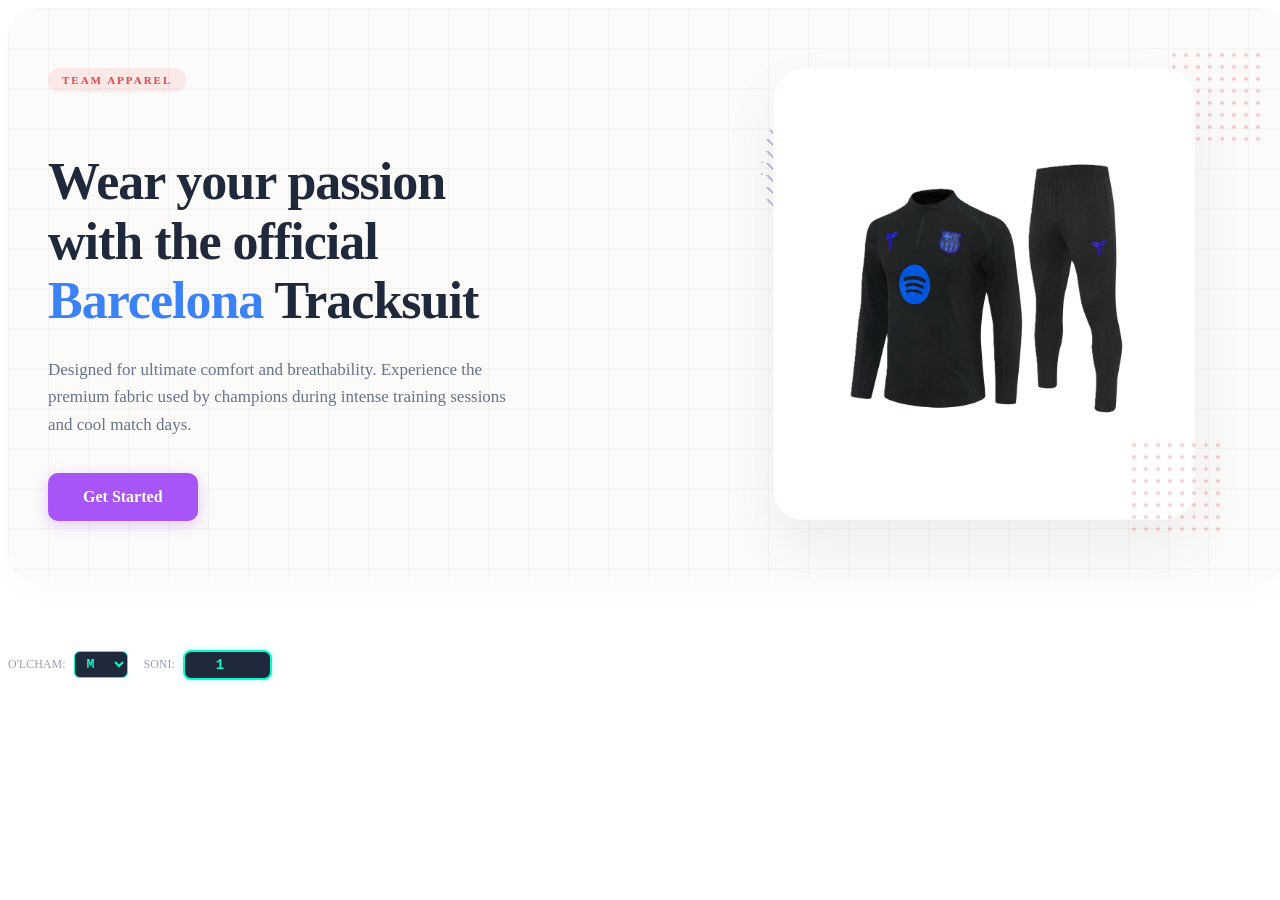
<file: Sport dokon/barsa forma.html>
<!DOCTYPE html>
<html lang="en">
<head>
    <meta charset="UTF-8">
    <meta name="viewport" content="width=device-width, initial-scale=1.0">
    <title>Document</title>
    <link rel="stylesheet" href="./barsa forma.css">
</head>
<body>
    
</body>
</html>

<div class="hero-bolim">
    <div class="matn-tomoni">
        <span class="teg qizil-teg">TEAM APPAREL</span>
        <h1 class="sarlavha">Wear your passion <br> with the official <br> <span class="neon-matn barca-rang">Barcelona</span> Tracksuit</h1>
        <p class="tavsif">Designed for ultimate comfort and breathability. Experience the premium fabric used by champions during intense training sessions and cool match days.</p>
        <a href="./22.07.html" class="tugma binafsha-tugma">Get Started</a>
    </div>
    <div class="rasm-tomoni">
        <div class="aylana-dekor kok-aylana"></div>
        <div class="katta-rasm-qutisi">
            <img src="./barsa forma 1.png" alt="Barcelona Tracksuit" class="banner-img">
        </div>
        <div class="nuqtalar-dekor decorative-top qizil-nuqta"></div>
        <div class="nuqtalar-dekor decorative-bottom qizil-nuqta"></div>
    </div>
</div>

<div class="mahsulot-sozlamalari">
    
    <div class="olcham-tanlagich">
        <span class="olcham-label">O'lcham:</span>
        <select class="olcham-select">
            <option value="S">S</option>
            <option value="M" selected>M</option>
            <option value="L">L</option>
            <option value="XL">XL</option>
        </select>
        <br><br>
         <span class="olcham-label" style="font-size: 12px; color: #94a3b8; text-transform: uppercase;">Soni:</span>
        <input type="number" class="soni-kiritgich" value="1" min="1" max="10">
    </div>
</div>
</file>
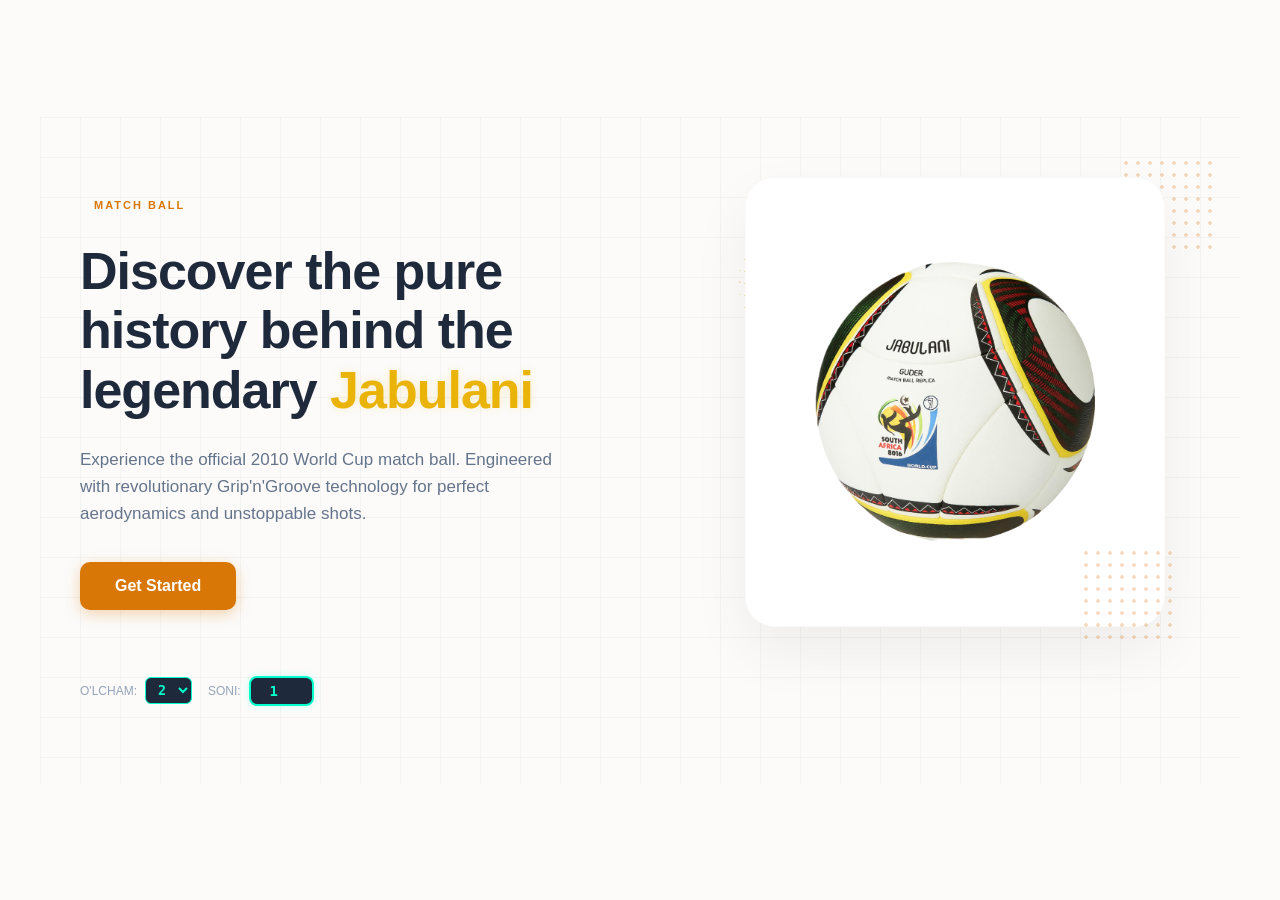
<file: Sport dokon/jabulani.html>
<!DOCTYPE html>
<html lang="uz">
<head>
    <meta charset="UTF-8">
    <meta name="viewport" content="width=device-width, initial-scale=1.0">
    <title>Jabulani 2010 - Premium Hero Section</title>
    <link rel="stylesheet" href="./jabulani.css">
</head>
<body>

    
    <div class="jabulani-hero-bolim">
        
        
        <div class="hero-matn-tomoni">
            <span class="oltin-teg">MATCH BALL</span>
            <h1 class="hero-sarlavha">
                Discover the pure <br>
                history behind the <br>
                legendary <span class="oltin-matn">Jabulani</span>
            </h1>
            <p class="hero-tavsif">
                Experience the official 2010 World Cup match ball. Engineered with revolutionary 
                Grip'n'Groove technology for perfect aerodynamics and unstoppable shots.
            </p>
            
            <a href="./22.07.html" class="oltin-boshlash-tugma" style="text-decoration: none; display: inline-block; text-align: center;">Get Started</a>
        </div>

        
        <div class="hero-rasm-tomoni">
           
            <div class="aylana-dekor"></div>
            
            
            <div class="top-katta-rasm-qutisi" style="width: 100%; max-width: 420px; height: 100%; background-color: #ffffff; border-radius: 30px; box-shadow: 0 25px 60px rgba(0,0,0,0.06); display: flex; justify-content: center; align-items: center; overflow: hidden; z-index: 3;">
                 <img src="./jabulani 1.png" alt="Jabulani 2010" style="width: 280px !important; height: 280px !important; object-fit: contain !important;">
            </div>

           
            <div class="nuqtalar-dekor dekor-tepa"></div>
            <div class="nuqtalar-dekor dekor-pasti"></div>
        </div>
 <div class="mahsulot-sozlamalari">
    
    <div class="olcham-tanlagich">
        <span class="olcham-label">O'lcham:</span>
        <select class="olcham-select">
            <option value="1">1</option>
            <option value="2" selected>2</option>
            <option value="3">3</option>
            <option value="4">4</option>
            <option value="5">5</option>
        </select>
        <br><br>
         <span class="olcham-label" style="font-size: 12px; color: #94a3b8; text-transform: uppercase;">Soni:</span>
        <input type="number" class="soni-kiritgich" value="1" min="1" max="30">
    </div>
</div>

    </div>
   
</body>
</html>
</file>
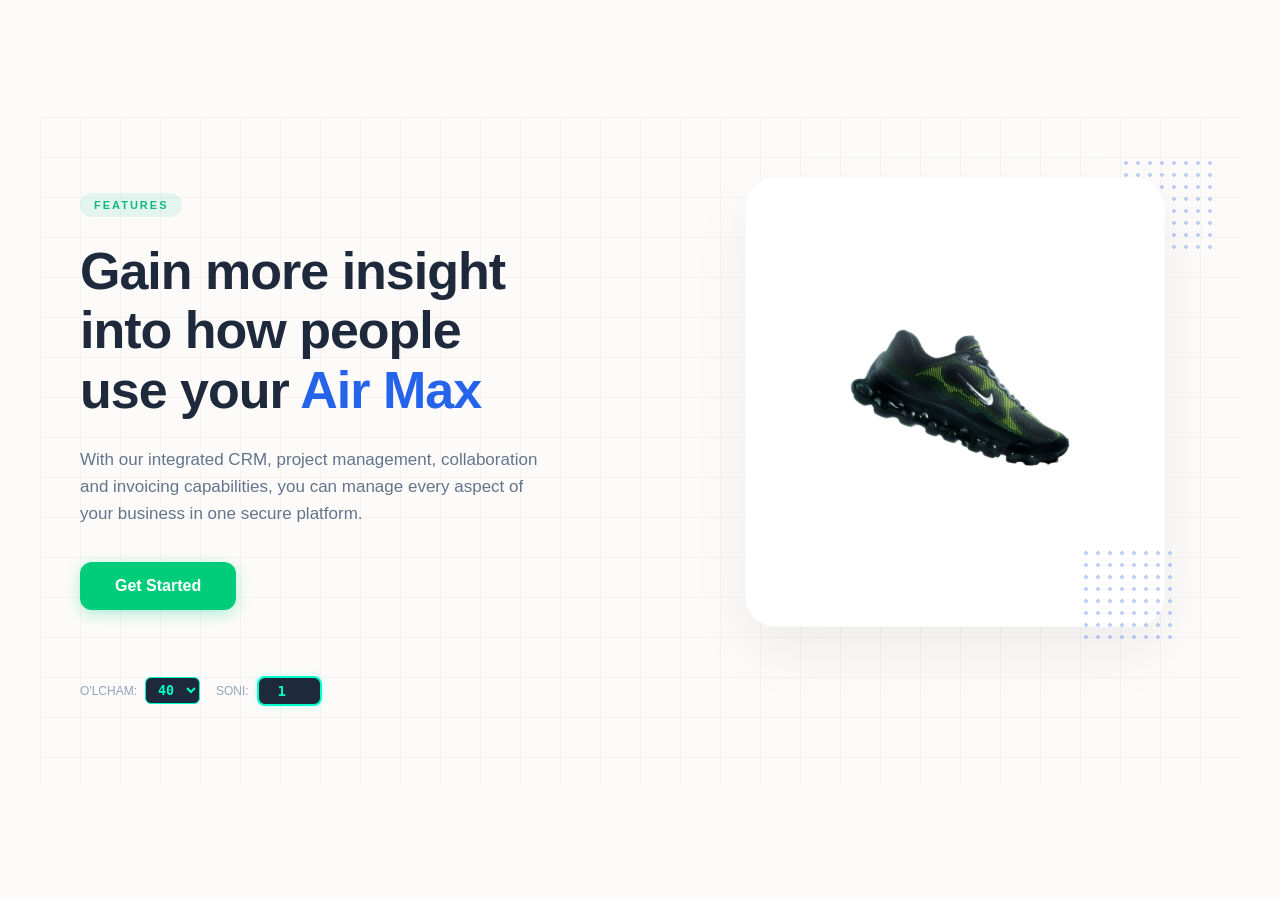
<file: Sport dokon/nike air max.html>
<!DOCTYPE html>
<html lang="uz">
<head>
    <meta charset="UTF-8">
    <meta name="viewport" content="width=device-width, initial-scale=1.0">
    <title>Nike Air Max - Premium Hero Section</title>
    <link rel="stylesheet" href="./nike air max.css">
</head>
<body>

    <!-- ASOSIY BANNER SECTION (KATAKCHALi FON BILAN) -->
    <div class="nike-hero-bolim">
        
        <!-- CHAP TOMON: MATNLAR VA TUGMA -->
        <div class="hero-matn-tomoni">
            
            <span class="yashil-teg">FEATURES</span>
            <h1 class="hero-sarlavha">
                Gain more insight <br>
                into how people <br>
                use your <span class="neon-matn">Air Max</span>
            </h1>
            <p class="hero-tavsif">
                With our integrated CRM, project management, collaboration and invoicing 
                capabilities, you can manage every aspect of your business in one secure platform.
            </p>

            <a href="./22.07.html" class="tugma yashil-tugma">Get Started</a>
        
        </div>

        <!-- O'NG TOMON: KROSSOVKANING DAXSHATLI RASMI -->
        <div class="hero-rasm-tomoni">
            <!-- Orqadagi yarim dumaloq dekoratsiya (Siz tashlagan rasmdagi uslub) -->
            <div class="aylana-dekor"></div>
            
            <!-- Krossovka rasmi -->
            <div class="nike-katta-rasm-qutisi">
                <img src="./nike air max 1.png" alt="Nike Air Max Alpha" class="nike-krossovka-img">
            </div>

            <!-- Rasmdagi o'sha mayda nuqtachalar (Dot pattern matrix) -->
            <div class="nuqtalar-dekor dekor-tepa"></div>
            <div class="nuqtalar-dekor dekor-pasti"></div>
        </div>
 <div class="mahsulot-sozlamalari">
    
    <div class="olcham-tanlagich">
        <span class="olcham-label">O'lcham:</span>
        <select class="olcham-select">
            <option value="">35</option>
            <option value="">36</option>
            <option value="">37</option>
            <option value="">38</option>
            <option value="">39</option>
            <option value="" selected>40</option>
            <option value="">41</option>
            <option value="">42</option>
            <option value="">43</option>
            <option value="">44</option>
            <option value="">45</option>
        </select>
        <br><br>
         <span class="olcham-label" style="font-size: 12px; color: #94a3b8; text-transform: uppercase;">Soni:</span>
        <input type="number" class="soni-kiritgich" value="1" min="1" max="10">
    </div>
</div>

    </div>

</body>
</html>
</file>
<file: Sport dokon/barsa forma.css>
html {
    scroll-behavior: smooth;
}

.hero-bolim {
    max-width: 1200px;
    width: 100%;
    margin: 0 auto 60px auto;
    display: grid;
    grid-template-columns: 1.2fr 1fr;
    gap: 40px;
    align-items: center;
    padding: 60px 40px;
    position: relative;
    background-color: #fcfbfa;
    border-radius: 30px;
    box-shadow: 0 10px 30px rgba(0,0,0,0.02);
    background-size: 40px 40px;
    background-image: 
        linear-gradient(to right, rgba(230, 230, 230, 0.4) 1px, transparent 1px),
        linear-gradient(to bottom, rgba(230, 230, 230, 0.4) 1px, transparent 1px);
}

.matn-tomoni {
    text-align: left;
    z-index: 5;
}

.teg {
    font-size: 11px;
    font-weight: bold;
    text-transform: uppercase;
    letter-spacing: 2px;
    padding: 6px 14px;
    border-radius: 20px;
    display: inline-block;
    margin-bottom: 25px;
}
.yashil-teg { color: #10b981; background-color: rgba(16, 185, 129, 0.1); }
.oltin-teg { color: #d97706; background-color: rgba(217, 119, 6, 0.1); }
.qizil-teg { color: #ef4444; background-color: rgba(239, 68, 68, 0.1); }

.sarlavha {
    font-size: 52px;
    font-weight: 800;
    color: #1e293b;
    line-height: 1.15;
    letter-spacing: -1px;
    margin-bottom: 25px;
}

.neon-matn.kok { color: #2563eb; }
.neon-matn.oltin { color: #eab308; text-shadow: 0 0 10px rgba(234, 179, 8, 0.2); }
.neon-matn.barca-rang { color: #3b82f6; }

.tavsif {
    color: #64748b;
    font-size: 17px;
    line-height: 1.6;
    max-width: 480px;
    margin-bottom: 35px;
    font-weight: normal;
}

.tugma {
    color: #ffffff;
    border: none;
    padding: 15px 35px;
    font-size: 16px;
    font-weight: bold;
    border-radius: 10px;
    cursor: pointer;
    transition: 0.3s ease;
    text-decoration: none;
    display: inline-block;
    text-align: center;
}
.yashil-tugma { background-color: #00cc7a; box-shadow: 0 4px 15px rgba(0, 204, 122, 0.3); }
.yashil-tugma:hover { background-color: #00b36b; transform: translateY(-2px); box-shadow: 0 6px 20px rgba(0, 204, 122, 0.4); }

.oltin-tugma { background-color: #d97706; box-shadow: 0 4px 15px rgba(217, 119, 6, 0.3); }
.oltin-tugma:hover { background-color: #b45309; transform: translateY(-2px); box-shadow: 0 6px 20px rgba(217, 119, 6, 0.4); }

.binafsha-tugma { background-color: #a855f7; box-shadow: 0 4px 15px rgba(168, 85, 247, 0.3); }
.binafsha-tugma:hover { background-color: #9333ea; transform: translateY(-2px); box-shadow: 0 6px 20px rgba(168, 85, 247, 0.5); }

.rasm-tomoni {
    position: relative;
    width: 100%;
    height: 450px;
    display: flex;
    justify-content: center;
    align-items: center;
}

.katta-rasm-qutisi {
    width: 100%;
    max-width: 420px;
    height: 100%;
    background-color: #ffffff;
    border-radius: 30px;
    box-shadow: 0 25px 60px rgba(0,0,0,0.06);
    display: flex;
    justify-content: center;
    align-items: center;
    overflow: hidden;
    z-index: 3;
    border: 1px solid rgba(0,0,0,0.02);
}

.banner-img {
    width: 100%;
    height: 100%;
    max-width: 290px;
    max-height: 290px;
    object-fit: contain;
    transition: transform 0.5s cubic-bezier(0.15, 0.85, 0.35, 1);
}

.katta-rasm-qutisi:hover .banner-img {
    transform: scale(1.06) rotate(3deg);
}

.aylana-dekor {
    position: absolute;
    width: 180px;
    height: 180px;
    top: 10px;
    left: 40px;
    border-radius: 50%;
    background-size: 12px 12px;
    opacity: 0.35;
    z-index: 1;
}
.sargish-aylana { background-image: repeating-linear-gradient(45deg, #f59e0b, #f59e0b 2px, transparent 2px, transparent 12px); }
.oltin-aylana { background-image: repeating-linear-gradient(45deg, #eab308, #eab308 2px, transparent 2px, transparent 12px); }
.kok-aylana { background-image: repeating-linear-gradient(45deg, #2563eb, #2563eb 2px, transparent 2px, transparent 12px); }

.nuqtalar-dekor {
    position: absolute;
    width: 100px;
    height: 100px;
    background-size: 12px 12px;
    opacity: 0.25;
}
.decorative-top { top: -20px; right: -20px; z-index: 2; }
.decorative-bottom { bottom: -20px; right: 20px; z-index: 4; }

.kok-nuqta { background-image: radial-gradient(#2563eb 2px, transparent 2px); }
.oltin-nuqta { background-image: radial-gradient(#d97706 2px, transparent 2px); }
.qizil-nuqta { background-image: radial-gradient(#ef4444 2px, transparent 2px); }

@media (max-width: 968px) {
    .hero-bolim {
        grid-template-columns: 1fr;
        padding: 40px 20px;
    }
    .sarlavha { font-size: 36px; }
    .rasm-tomoni { height: 350px; }
}
.mahsulot-sozlamalari {
    display: flex;
    flex-direction: row;
    justify-content: space-between;
    align-items: center;
    width: 100%;
    gap: 15px;
    margin: -5px 0 15px 0;
    padding-top: 10px;
    border-top: 1px dashed rgba(255, 255, 255, 0.1);
}

.olcham-tanlagich {
    display: flex;
    align-items: center;
    gap: 8px;
    flex: 1;
}

.olcham-label {
    font-size: 12px;
    color: #94a3b8;
    text-transform: uppercase;
}

.olcham-select {
    background-color: #1e293b;
    color: #00ffcc;
    border: 1px solid #00ffcc;
    padding: 4px 8px;
    border-radius: 6px;
    font-weight: bold;
    cursor: pointer;
    outline: none;
    font-family: monospace;
}

.soni-kiritgich {
   background-color: #1e293b;
    color: #00ffcc;
    border: 2px solid #00ffcc;
    border-radius: 8px;
    padding: 5px 10px;
    width: 65px;
    font-size: 14px;
    font-weight: bold;
    outline: none;
    text-align: center;
    font-family: monospace;
    box-shadow: 0 0 8px rgba(0, 255, 204, 0.2);
    transition: 0.3s ease;
}

.soni-kiritgich:focus {
    border: 1px solid #00ffcc;
    box-shadow: 0 0 10px rgba(0, 255, 204, 0.3);
}


.miqdor-btn {
    background: transparent;
    color: #ffffff;
    border: none;
    width: 30px;
    height: 30px;
    font-size: 16px;
    font-weight: bold;
    cursor: pointer;
    transition: 0.2s ease;
}

.miqdor-btn:hover {
    background-color: rgba(0, 255, 204, 0.1);
    color: #00ffcc;
}

.miqdor-raqam {
    padding: 0 10px;
    color: #ffffff;
    font-size: 14px;
    min-width: 25px;
    text-align: center;
}
</file>
<file: Sport dokon/jabulani.css>
* {
    margin: 0;
    padding: 0;
    box-sizing: border-box;
    font-family: 'Arial', sans-serif;
}

body {
    background-color: #fcfbfa; 
    min-height: 100vh;
    display: flex;
    justify-content: center;
    align-items: center;
    padding: 20px;
    overflow-x: hidden;
}


.jabulani-hero-bolim {
    max-width: 1200px;
    width: 100%;
    display: grid;
    grid-template-columns: 1.2fr 1fr;
    gap: 40px;
    align-items: center;
    padding: 60px 40px;
    position: relative;
    
    
    background-size: 40px 40px;
    background-image: 
        linear-gradient(to right, rgba(230, 230, 230, 0.4) 1px, transparent 1px),
        linear-gradient(to bottom, rgba(230, 230, 230, 0.4) 1px, transparent 1px);
}


.hero-matn-tomoni {
    text-align: left;
    z-index: 5;
}

.oltin-teg {
    color: #d97706;
    font-size: 11px;
    font-weight: bold;
    text-transform: uppercase;
    letter-spacing: 2px;
    background-color: rgba(217, 119, 6 0.1);
    padding: 6px 14px;
    border-radius: 20px;
    display: inline-block;
    margin-bottom: 25px;
}

.hero-sarlavha {
    font-size: 52px;
    font-weight: 800;
    color: #1e293b;
    line-height: 1.15;
    letter-spacing: -1px;
    margin-bottom: 25px;
}


.oltin-matn {
    color: #eab308;
    text-shadow: 0 0 10px rgba(234, 179, 8, 0.2);
}

.hero-tavsif {
    color: #64748b;
    font-size: 17px;
    line-height: 1.6;
    max-width: 480px;
    margin-bottom: 35px;
}

.oltin-boshlash-tugma {
    background-color: #d97706; 
    color: #ffffff;
    border: none;
    padding: 15px 35px;
    font-size: 16px;
    font-weight: bold;
    border-radius: 10px;
    cursor: pointer;
    box-shadow: 0 4px 15px rgba(217, 119, 6, 0.3);
    transition: 0.3s ease;
}

.oltin-boshlash-tugma:hover {
    background-color: #b45309;
    transform: translateY(-2px);
    box-shadow: 0 6px 20px rgba(217, 119, 6, 0.4);
}


.hero-rasm-tomoni {
    position: relative;
    width: 100%;
    height: 450px;
    display: flex;
    justify-content: center;
    align-items: center;
}


.aylana-dekor {
    position: absolute;
    width: 190px;
    height: 190px;
    top: 10px;
    left: 30px;
    border-radius: 50%;
    background-size: 12px 12px;
    background-image: repeating-linear-gradient(45deg, #eab308, #eab308 2px, transparent 2px, transparent 12px);
    opacity: 0.35;
    z-index: 1;
}


.top-katta-rasm-qutisi {
    width: 100%;
    max-width: 420px;
    min-height: 400px;
    background-color: #ffffff;
    border-radius: 30px;
    box-shadow: 0 25px 60px rgba(0,0,0,0.06);
    display: flex;
    justify-content: center;
    align-items: center;
    overflow: hidden;
    z-index: 3;
    border: 1px solid rgba(0,0,0,0.02);
}


.jabulani-top-img {
    width: 100%;            
    max-width: 280px;
    object-fit: contain;
    transform: rotate(0deg);
    transition: transform 0.6s cubic-bezier(0.15, 0.85, 0.35, 1); /* Zarba yeb aylanayotgandek silliq */
}


.top-katta-rasm-qutisi:hover .jabulani-top-img {
    transform: rotate(45deg) scale(1.08); 
}


.nuqtalar-dekor {
    position: absolute;
    width: 100px;
    height: 100px;
    background-image: radial-gradient(#d97706 2px, transparent 2px);
    background-size: 12px 12px;
    opacity: 0.25;
}

.dekor-tepa { top: -20px; right: -20px; z-index: 2; }
.dekor-pasti { bottom: -20px; right: 20px; z-index: 4; }


@media (max-width: 968px) {
    .jabulani-hero-bolim {
        grid-template-columns: 1fr;
        padding: 40px 20px;
    }
    .hero-sarlavha { font-size: 38px; }
    .hero-rasm-tomoni { height: 350px; }
}
 .mahsulot-sozlamalari {
    display: flex;
    flex-direction: row;
    justify-content: space-between;
    align-items: center;
    width: 100%;
    gap: 15px;
    margin: -5px 0 15px 0;
    padding-top: 10px;
    border-top: 1px dashed rgba(255, 255, 255, 0.1);
}

.olcham-tanlagich {
    display: flex;
    align-items: center;
    gap: 8px;
    flex: 1;
}

.olcham-label {
    font-size: 12px;
    color: #94a3b8;
    text-transform: uppercase;
}

.olcham-select {
    background-color: #1e293b;
    color: #00ffcc;
    border: 1px solid #00ffcc;
    padding: 4px 8px;
    border-radius: 6px;
    font-weight: bold;
    cursor: pointer;
    outline: none;
    font-family: monospace;
}

.soni-kiritgich {
   background-color: #1e293b;
    color: #00ffcc;
    border: 2px solid #00ffcc;
    border-radius: 8px;
    padding: 5px 10px;
    width: 65px;
    font-size: 14px;
    font-weight: bold;
    outline: none;
    text-align: center;
    font-family: monospace;
    box-shadow: 0 0 8px rgba(0, 255, 204, 0.2);
    transition: 0.3s ease;
}

.soni-kiritgich:focus {
    border: 1px solid #00ffcc;
    box-shadow: 0 0 10px rgba(0, 255, 204, 0.3);
}


.miqdor-btn {
    background: transparent;
    color: #ffffff;
    border: none;
    width: 30px;
    height: 30px;
    font-size: 16px;
    font-weight: bold;
    cursor: pointer;
    transition: 0.2s ease;
}

.miqdor-btn:hover {
    background-color: rgba(0, 255, 204, 0.1);
    color: #00ffcc;
}

.miqdor-raqam {
    padding: 0 10px;
    color: #ffffff;
    font-size: 14px;
    min-width: 25px;
    text-align: center;
}
</file>
<file: Sport dokon/nike air max.css>
* {
    margin: 0;
    padding: 0;
    box-sizing: border-box;
    font-family: 'Arial', sans-serif;
}

body {
    background-color: #fcfbfa; /* Rasmdagi kabi juda och, nafis qaymoqrang fon */
    min-height: 100vh;
    display: flex;
    justify-content: center;
    align-items: center;
    padding: 20px;
    overflow-x: hidden;
}

/* ASOSIY BANNER KONTEYNERI (Katakchali fon shu yerda chiziladi) */
.nike-hero-bolim {
    max-width: 1200px;
    width: 100%;
    display: grid;
    grid-template-columns: 1.2fr 1fr; /* Chap tomon matn uchun sal kengroq */
    gap: 40px;
    align-items: center;
    padding: 60px 40px;
    position: relative;
    
    /* SEHRLI KATAKCHALI FON (Rasmdagi kabi chiziqlar) */
    background-size: 40px 40px;
    background-image: 
        linear-gradient(to right, rgba(230, 230, 230, 0.4) 1px, transparent 1px),
        linear-gradient(to bottom, rgba(230, 230, 230, 0.4) 1px, transparent 1px);
}

/* --- CHAP TOMON USLUBLARI --- */
.hero-matn-tomoni {
    text-align: left;
    z-index: 5;
}

.yashil-teg {
    color: #10b981; /* Rasmdagi och yashil rang */
    font-size: 11px;
    font-weight: bold;
    text-transform: uppercase;
    letter-spacing: 2px;
    background-color: rgba(16, 185, 129, 0.1);
    padding: 6px 14px;
    border-radius: 20px;
    display: inline-block;
    margin-bottom: 25px;
}

.hero-sarlavha {
    font-size: 52px;
    font-weight: 800;
    color: #1e293b; /* To'q kulrang-qora rang */
    line-height: 1.15;
    letter-spacing: -1px;
    margin-bottom: 25px;
}

/* Sarlavha ichidagi Air Max so'zini ajratib ko'rsatish */
.neon-matn {
    color: #2563eb; /* Nike uchun chiroyli ko'k rang (yoki xohlagan rang) */
}

.hero-tavsif {
    color: #64748b;
    font-size: 17px;
    line-height: 1.6;
    max-width: 480px;
    margin-bottom: 35px;
}

.yashil-boshlash-tugma {
    background-color: #00cc7a; /* Rasmdagi yorqin yashil tugma */
    color: #ffffff;
    border: none;
    padding: 15px 35px;
    font-size: 16px;
    font-weight: bold;
    border-radius: 10px;
    cursor: pointer;
    box-shadow: 0 4px 15px rgba(0, 204, 122, 0.3);
    transition: 0.3s ease;
}

.yashil-boshlash-tugma:hover {
    background-color: #00b36b;
    transform: translateY(-2px);
    box-shadow: 0 6px 20px rgba(0, 204, 122, 0.4);
}

/* --- O'NG TOMON (RASM VA DEKORATSIYA) USLUBLARI --- */
.hero-rasm-tomoni {
    position: relative;
    width: 100%;
    height: 450px;
    display: flex;
    justify-content: center;
    align-items: center;
}

/* Orqadagi o'sha chiziqli sarg'ish-oltin rangli aylana */
.aylana-dekor {
    position: absolute;
    width: 180px;
    height: 180px;
    top: 10px;
    left: 40px;
    border-radius: 50%;
    background-size: 12px 12px;
    background-image: repeating-linear-gradient(45deg, #f59e0b, #f59e0b 2px, transparent 2px, transparent 12px);
    opacity: 0.4;
    z-index: 1;
}

/* Katta rasm ramkasi (Rasmdagi kabi qirrasi qora emas, silliq) */
.nike-katta-rasm-qutisi {
    width: 100%;
    max-width: 420px;
    height: 100%;
    background-color: #ffffff;
    border-radius: 30px;
    box-shadow: 0 25px 60px rgba(0,0,0,0.06); /* Juda mayin professional soya */
    display: flex;
    justify-content: center;
    align-items: center;
    overflow: hidden;
    z-index: 3;
    border: 1px solid rgba(0,0,0,0.02);
}

/* Krossovka rasmiga dynamic effekt */
.nike-krossovka-img {
    max-width: 85%;
    max-height: 85%;
    object-fit: contain;
    transform: rotate(-15deg); /* Krossovkani daxshatli va dynamic ko'rsatadi */
    transition: 0.4s ease;
}

.nike-katta-rasm-qutisi:hover .nike-krossovka-img {
    transform: rotate(-10deg) scale(1.05); /* Sichqoncha kelganda qimirlaydi */
}

/* Mayda nuqtachali dekoratsiyalar (Dot patterns) */
.nuqtalar-dekor {
    position: absolute;
    width: 100px;
    height: 100px;
    background-image: radial-gradient(#2563eb 2px, transparent 2px); /* Ko'k nuqtachalar */
    background-size: 12px 12px;
    opacity: 0.3;
}

.dekor-tepa { top: -20px; right: -20px; z-index: 2; }
.dekor-pasti { bottom: -20px; right: 20px; z-index: 4; }

/* TELEFONLAR UCHUN MOSLASHUVCHAN QISM */
@media (max-width: 968px) {
    .nike-hero-bolim {
        grid-template-columns: 1fr; /* Telefonda ustun bitta bo'ladi */
        padding: 40px 20px;
    }
    .hero-sarlavha {
        font-size: 38px;
    }
    .hero-rasm-tomoni {
        height: 350px;
    }
}
.yashil-tugma {
    background-color: #00cc7a;
    color: white;
    border: none;
    padding: 15px 35px;
    font-size: 16px;
    font-weight: bold;
    border-radius: 12px;
    text-decoration: none;
    display: inline-block;
    box-shadow: 0 4px 15px rgba(0, 204, 122, 0.3);
    transition: 0.3s ease;
    cursor: pointer;
}

.yashil-tugma:hover {
    background-color: #00b36b;
    transform: translateY(-2px);
    box-shadow: 0 6px 20px rgba(0, 204, 122, 0.4);
}
.mahsulot-sozlamalari {
    display: flex;
    flex-direction: row;
    justify-content: space-between;
    align-items: center;
    width: 100%;
    gap: 15px;
    margin: -5px 0 15px 0;
    padding-top: 10px;
    border-top: 1px dashed rgba(255, 255, 255, 0.1);
}

.olcham-tanlagich {
    display: flex;
    align-items: center;
    gap: 8px;
    flex: 1;
}

.olcham-label {
    font-size: 12px;
    color: #94a3b8;
    text-transform: uppercase;
}

.olcham-select {
    background-color: #1e293b;
    color: #00ffcc;
    border: 1px solid #00ffcc;
    padding: 4px 8px;
    border-radius: 6px;
    font-weight: bold;
    cursor: pointer;
    outline: none;
    font-family: monospace;
}

.soni-kiritgich {
   background-color: #1e293b;
    color: #00ffcc;
    border: 2px solid #00ffcc;
    border-radius: 8px;
    padding: 5px 10px;
    width: 65px;
    font-size: 14px;
    font-weight: bold;
    outline: none;
    text-align: center;
    font-family: monospace;
    box-shadow: 0 0 8px rgba(0, 255, 204, 0.2);
    transition: 0.3s ease;
}

.soni-kiritgich:focus {
    border: 1px solid #00ffcc;
    box-shadow: 0 0 10px rgba(0, 255, 204, 0.3);
}


.miqdor-btn {
    background: transparent;
    color: #ffffff;
    border: none;
    width: 30px;
    height: 30px;
    font-size: 16px;
    font-weight: bold;
    cursor: pointer;
    transition: 0.2s ease;
}

.miqdor-btn:hover {
    background-color: rgba(0, 255, 204, 0.1);
    color: #00ffcc;
}

.miqdor-raqam {
    padding: 0 10px;
    color: #ffffff;
    font-size: 14px;
    min-width: 25px;
    text-align: center;
}
</file>
